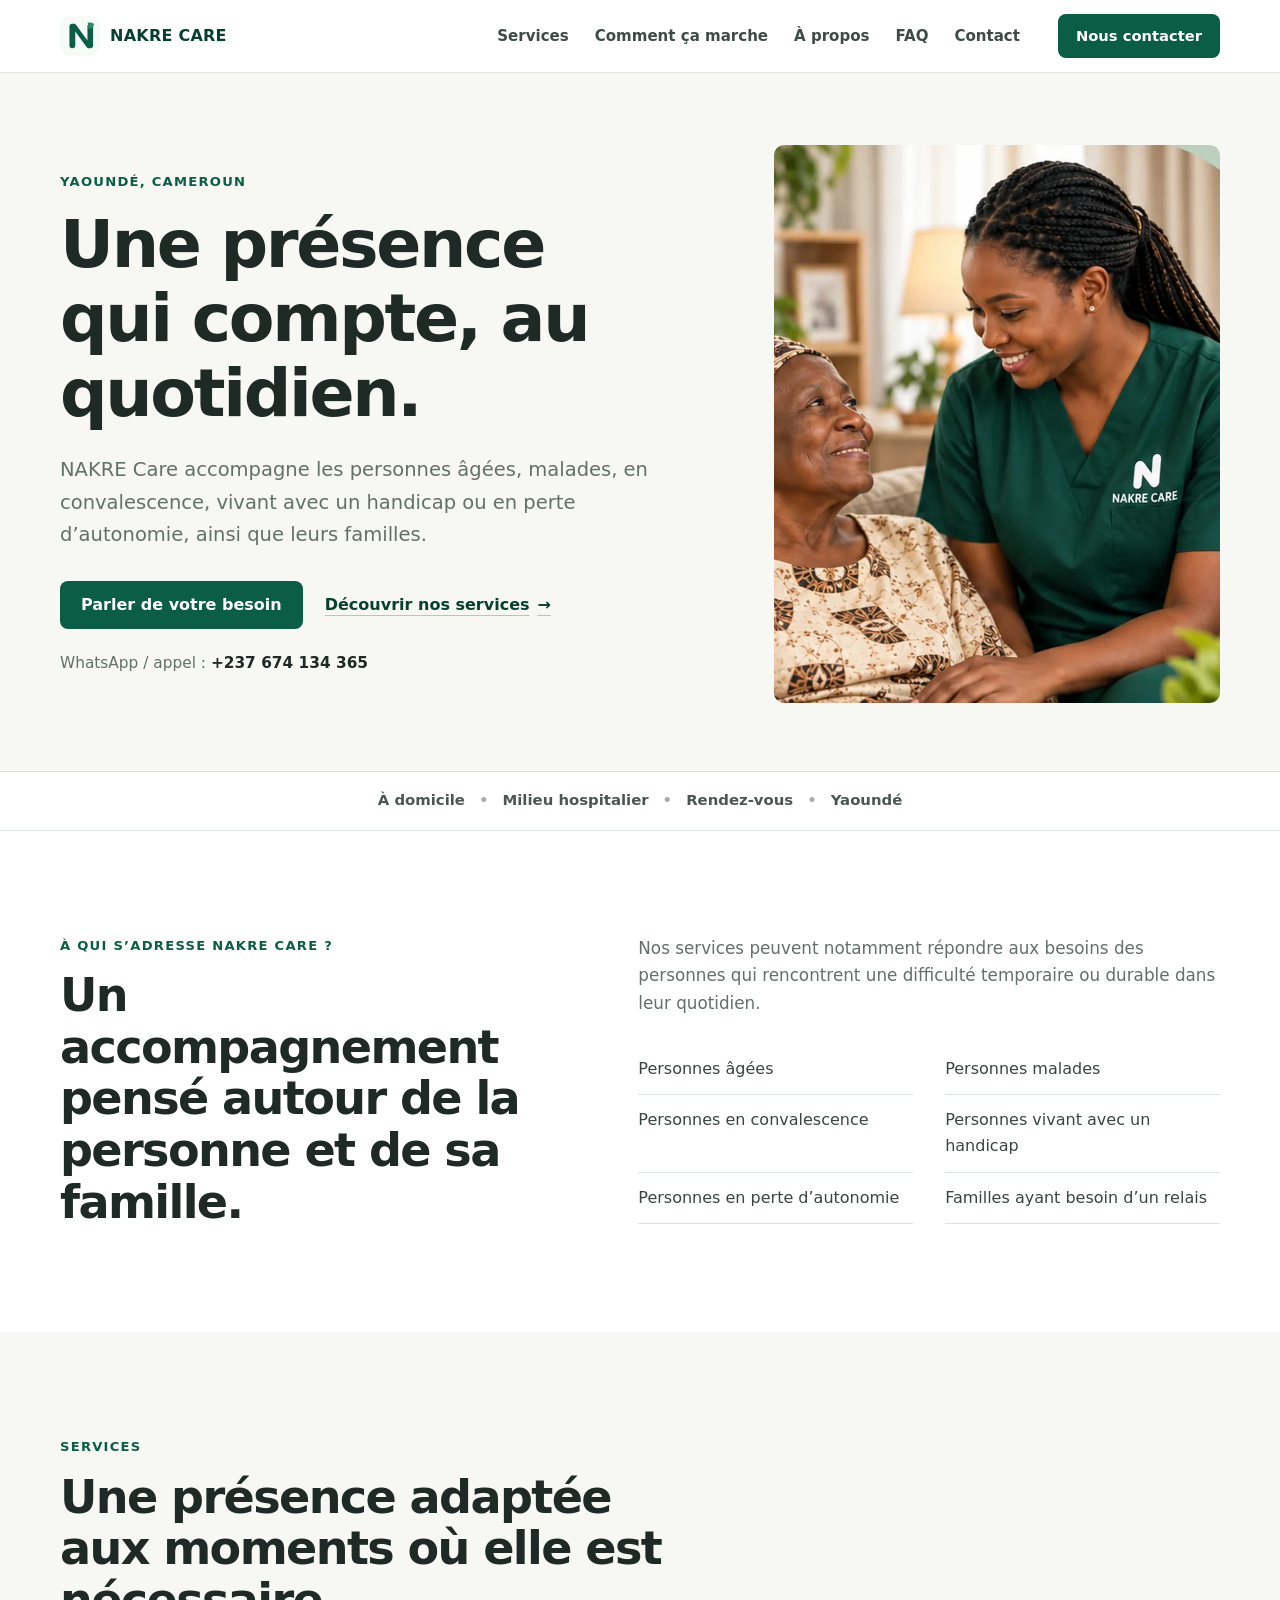
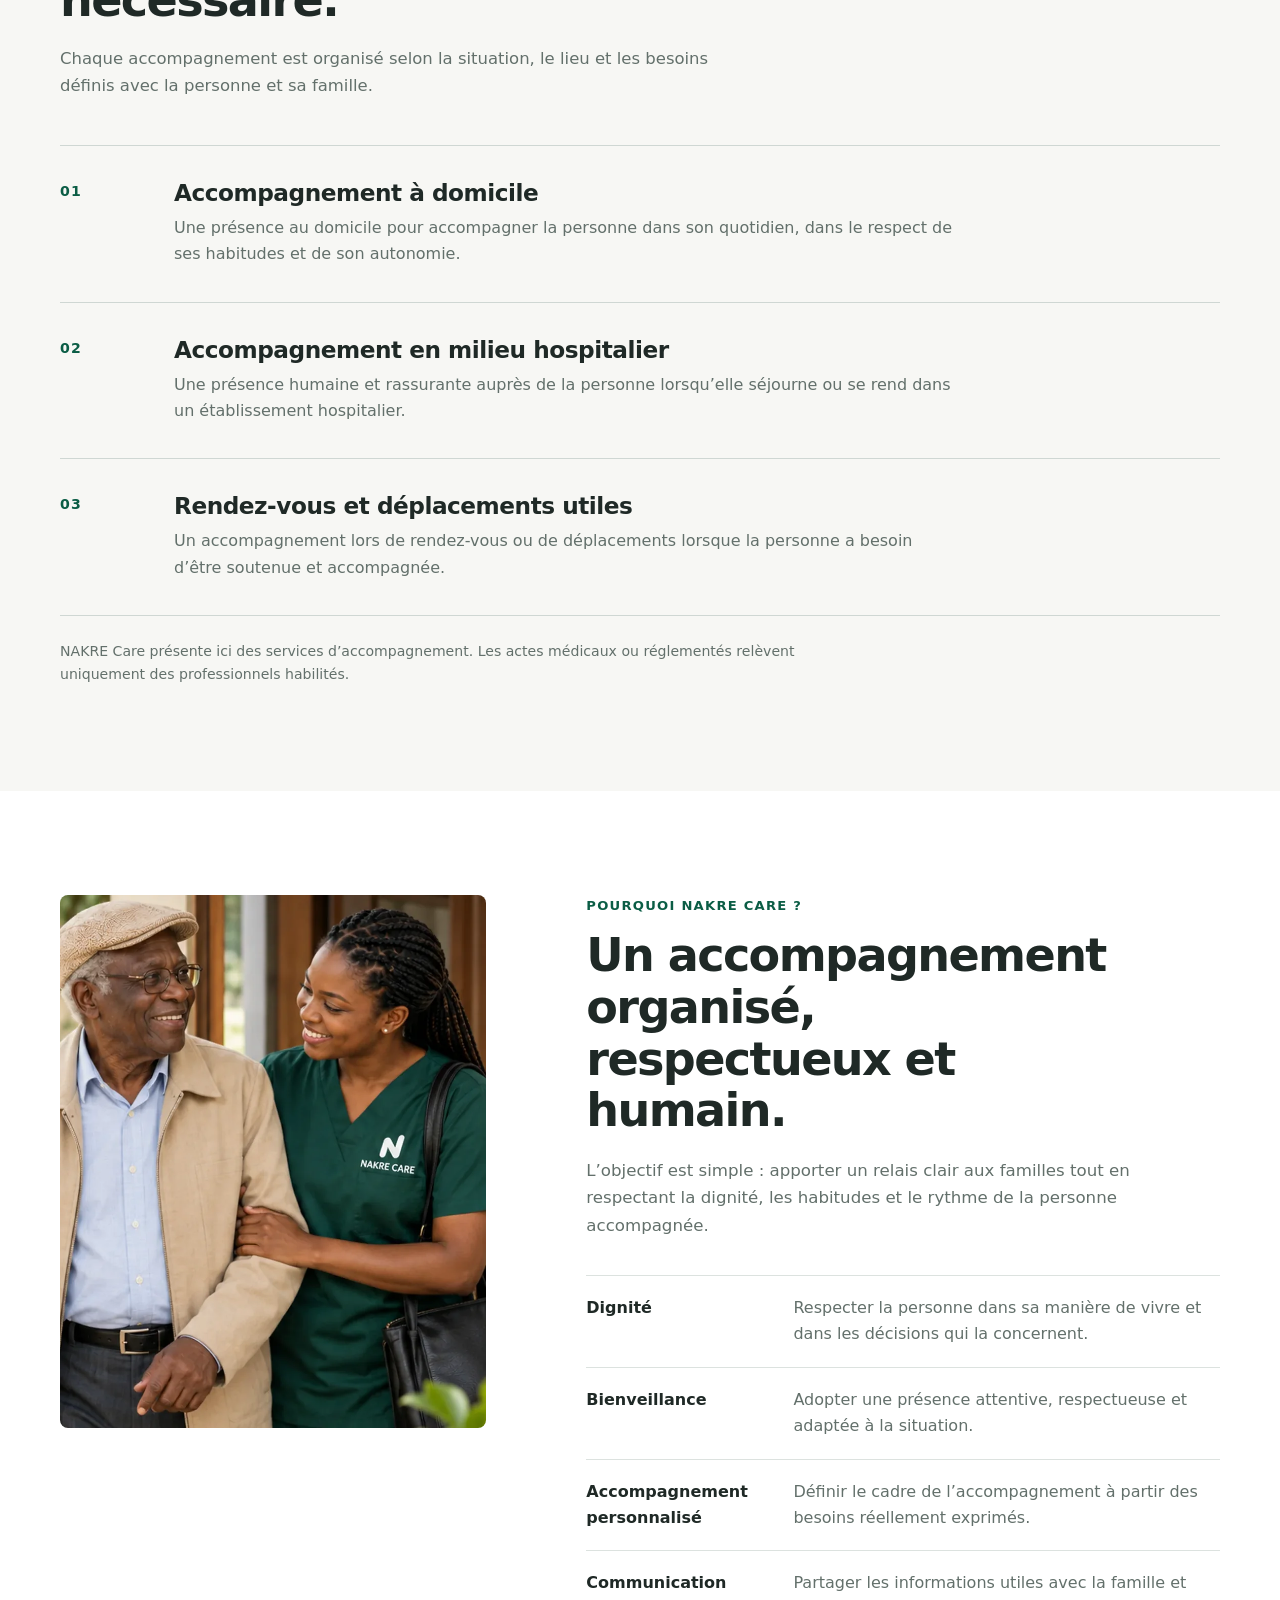
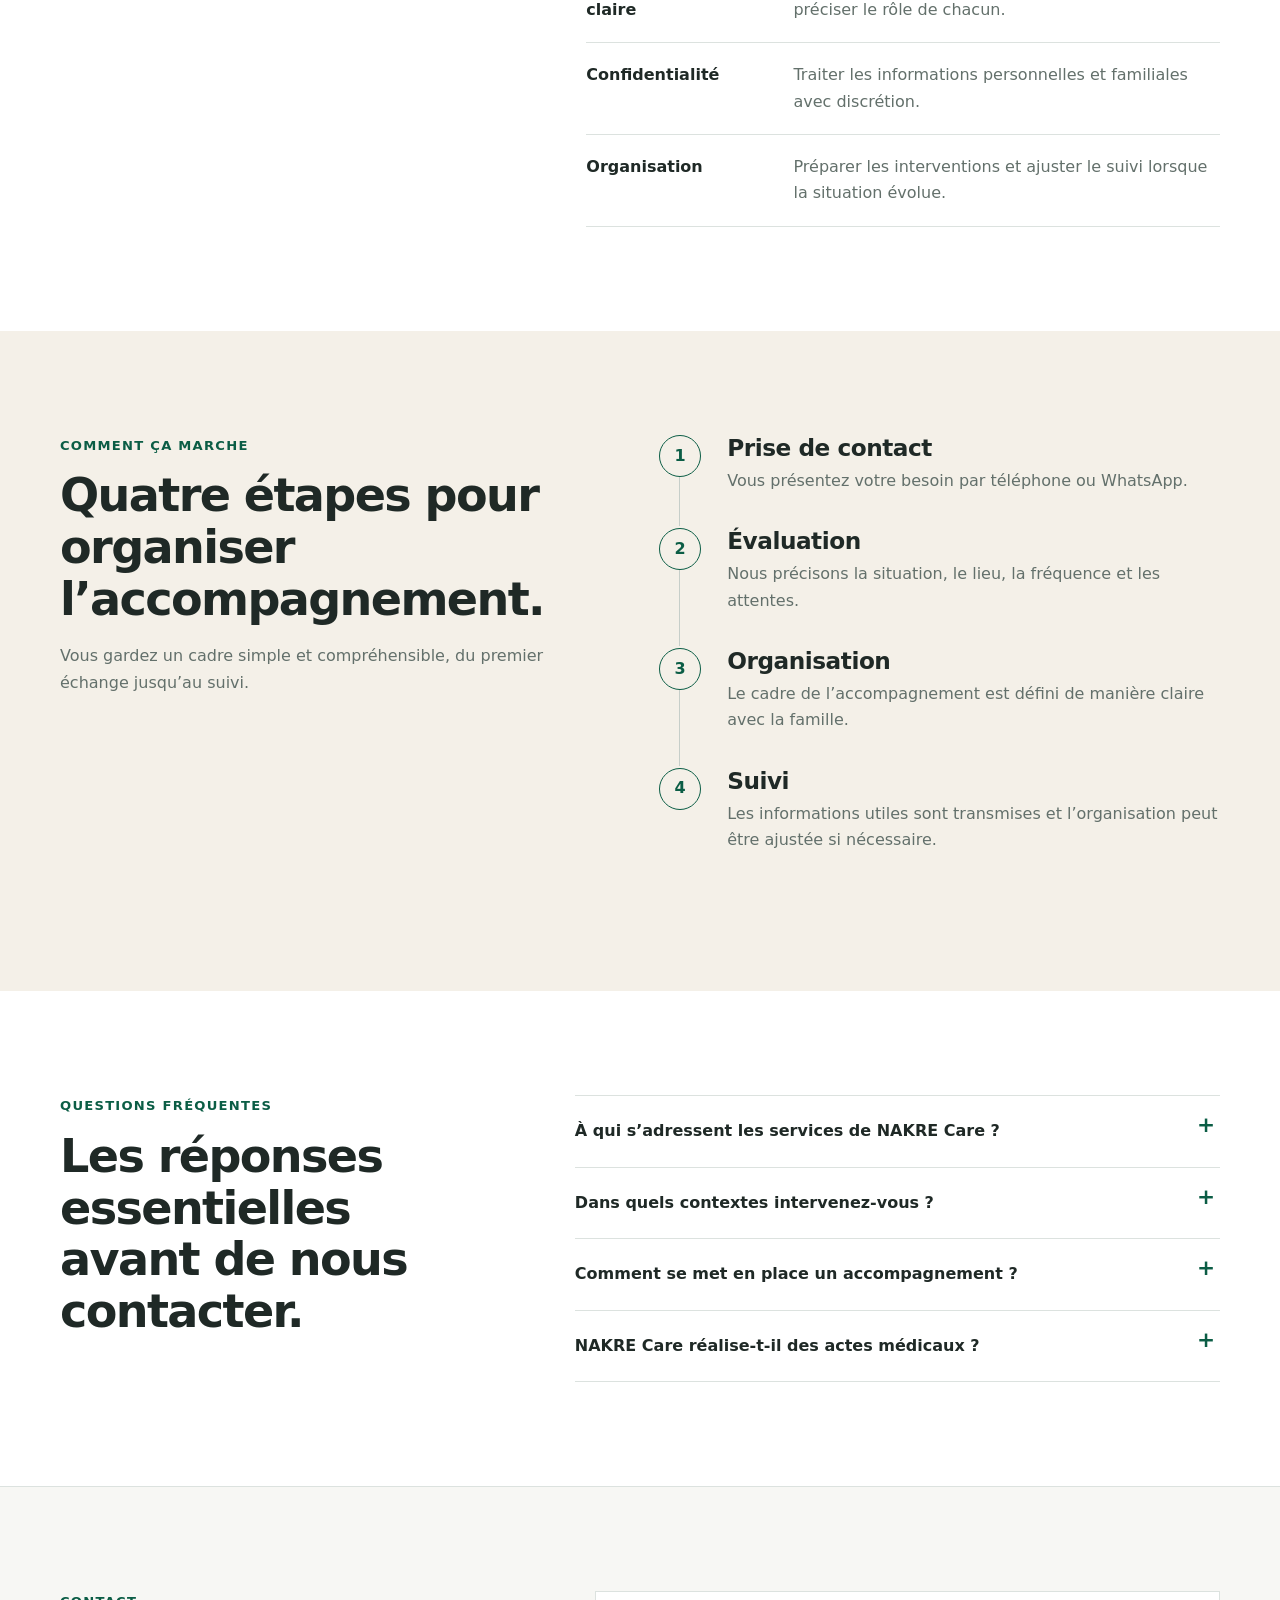
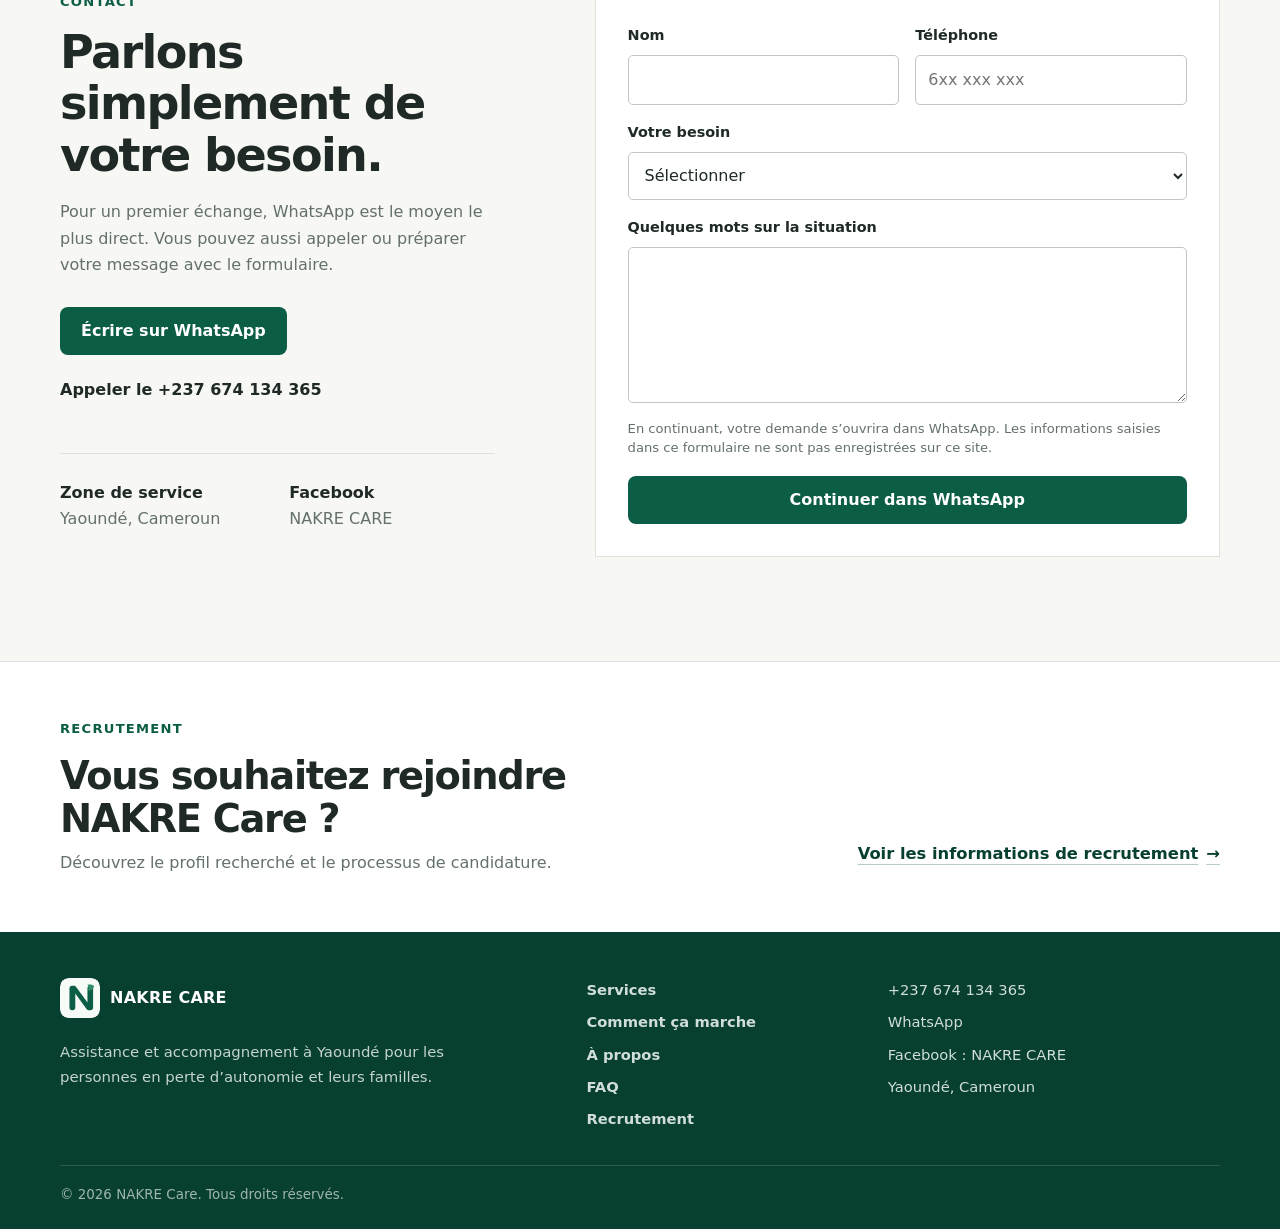
<file: index.html>
<!doctype html>
<html lang="fr">
<head>
  <meta charset="utf-8">
  <meta name="viewport" content="width=device-width, initial-scale=1, viewport-fit=cover">
  <title>NAKRE Care — Accompagnement à domicile, à l’hôpital et aux rendez-vous à Yaoundé</title>
  <meta name="description" content="NAKRE Care accompagne à Yaoundé les personnes âgées, malades, en convalescence, vivant avec un handicap ou en perte d’autonomie, à domicile, en milieu hospitalier et lors de rendez-vous.">
  <meta name="theme-color" content="#0b5d45">
  <meta name="color-scheme" content="light">
  <link rel="canonical" href="https://nakre-care.vercel.app/">
  <link rel="icon" href="assets/logo-nakre-care.svg" type="image/svg+xml">
  <link rel="preload" href="assets/hero-care-clean.webp" as="image" type="image/webp" fetchpriority="high">

  <meta property="og:type" content="website">
  <meta property="og:locale" content="fr_FR">
  <meta property="og:site_name" content="NAKRE Care">
  <meta property="og:title" content="NAKRE Care — Une présence qui compte">
  <meta property="og:description" content="Assistance et accompagnement à Yaoundé, à domicile, en milieu hospitalier et lors de rendez-vous.">
  <meta property="og:url" content="https://nakre-care.vercel.app/">
  <meta property="og:image" content="https://nakre-care.vercel.app/assets/og-nakre-care.jpg">
  <meta property="og:image:width" content="1200">
  <meta property="og:image:height" content="630">
  <meta property="og:image:alt" content="NAKRE Care — Une présence qui compte">
  <meta name="twitter:card" content="summary_large_image">

  <link rel="stylesheet" href="assets/styles.css">
  <script type="application/ld+json">
  {
    "@context": "https://schema.org",
    "@type": "Organization",
    "name": "NAKRE Care",
    "url": "https://nakre-care.vercel.app/",
    "logo": "https://nakre-care.vercel.app/assets/logo-nakre-care.svg",
    "telephone": "+237674134365",
    "areaServed": {
      "@type": "City",
      "name": "Yaoundé"
    },
    "description": "Assistance et accompagnement des personnes en perte d’autonomie et de leurs familles à Yaoundé."
  }
  </script>
</head>
<body>
  <a class="skip-link" href="#contenu">Aller au contenu</a>

  <header class="site-header" data-header>
    <div class="container header-inner">
      <a class="brand" href="#accueil" aria-label="NAKRE Care, accueil">
        <img src="assets/logo-nakre-care.svg" alt="" width="44" height="44">
        <span class="brand-name">NAKRE CARE</span>
      </a>

      <nav class="desktop-nav" aria-label="Navigation principale">
        <a href="#services">Services</a>
        <a href="#fonctionnement">Comment ça marche</a>
        <a href="#apropos">À propos</a>
        <a href="#faq">FAQ</a>
        <a href="#contact">Contact</a>
      </nav>

      <a class="button button-primary header-cta" href="#contact">Nous contacter</a>

      <button class="menu-toggle" type="button" aria-label="Ouvrir le menu" aria-controls="mobile-menu" aria-expanded="false" data-menu-toggle>
        <span></span><span></span><span></span>
      </button>
    </div>

    <div class="mobile-menu" id="mobile-menu" data-mobile-menu hidden>
      <nav class="container" aria-label="Navigation mobile">
        <a href="#services">Services</a>
        <a href="#fonctionnement">Comment ça marche</a>
        <a href="#apropos">À propos</a>
        <a href="#faq">FAQ</a>
        <a href="#contact">Contact</a>
        <a class="mobile-menu-cta" href="#contact">Nous contacter</a>
      </nav>
    </div>
  </header>

  <main id="contenu">
    <section class="hero" id="accueil" aria-labelledby="hero-title">
      <div class="container hero-layout">
        <div class="hero-copy">
          <p class="eyebrow">Yaoundé, Cameroun</p>
          <h1 id="hero-title">Une présence qui compte, au quotidien.</h1>
          <p class="hero-lead">NAKRE Care accompagne les personnes âgées, malades, en convalescence, vivant avec un handicap ou en perte d’autonomie, ainsi que leurs familles.</p>
          <div class="hero-actions">
            <a class="button button-primary" href="#contact">Parler de votre besoin</a>
            <a class="text-link" href="#services">Découvrir nos services <span aria-hidden="true">→</span></a>
          </div>
          <p class="hero-contact">WhatsApp / appel&nbsp;: <a href="tel:+237674134365">+237 674 134 365</a></p>
        </div>

        <figure class="hero-media">
          <img src="assets/hero-care-clean.webp" width="840" height="1050" alt="Une accompagnante NAKRE Care aux côtés d’une dame âgée" fetchpriority="high">
        </figure>
      </div>
    </section>

    <div class="context-strip" aria-label="Contextes d’accompagnement">
      <div class="container context-items">
        <span>À domicile</span>
        <span aria-hidden="true">•</span>
        <span>Milieu hospitalier</span>
        <span aria-hidden="true">•</span>
        <span>Rendez-vous</span>
        <span aria-hidden="true">•</span>
        <span>Yaoundé</span>
      </div>
    </div>

    <section class="section audience" aria-labelledby="audience-title">
      <div class="container two-column editorial-grid">
        <div>
          <p class="eyebrow">À qui s’adresse NAKRE Care&nbsp;?</p>
          <h2 id="audience-title">Un accompagnement pensé autour de la personne et de sa famille.</h2>
        </div>
        <div class="audience-copy">
          <p>Nos services peuvent notamment répondre aux besoins des personnes qui rencontrent une difficulté temporaire ou durable dans leur quotidien.</p>
          <ul class="plain-list columns-list">
            <li>Personnes âgées</li>
            <li>Personnes malades</li>
            <li>Personnes en convalescence</li>
            <li>Personnes vivant avec un handicap</li>
            <li>Personnes en perte d’autonomie</li>
            <li>Familles ayant besoin d’un relais</li>
          </ul>
        </div>
      </div>
    </section>

    <section class="section services" id="services" aria-labelledby="services-title">
      <div class="container">
        <div class="section-heading narrow-heading">
          <p class="eyebrow">Services</p>
          <h2 id="services-title">Une présence adaptée aux moments où elle est nécessaire.</h2>
          <p>Chaque accompagnement est organisé selon la situation, le lieu et les besoins définis avec la personne et sa famille.</p>
        </div>

        <div class="service-list">
          <article class="service-row">
            <div class="service-number" aria-hidden="true">01</div>
            <div>
              <h3>Accompagnement à domicile</h3>
              <p>Une présence au domicile pour accompagner la personne dans son quotidien, dans le respect de ses habitudes et de son autonomie.</p>
            </div>
          </article>
          <article class="service-row">
            <div class="service-number" aria-hidden="true">02</div>
            <div>
              <h3>Accompagnement en milieu hospitalier</h3>
              <p>Une présence humaine et rassurante auprès de la personne lorsqu’elle séjourne ou se rend dans un établissement hospitalier.</p>
            </div>
          </article>
          <article class="service-row">
            <div class="service-number" aria-hidden="true">03</div>
            <div>
              <h3>Rendez-vous et déplacements utiles</h3>
              <p>Un accompagnement lors de rendez-vous ou de déplacements lorsque la personne a besoin d’être soutenue et accompagnée.</p>
            </div>
          </article>
        </div>

        <p class="service-note">NAKRE Care présente ici des services d’accompagnement. Les actes médicaux ou réglementés relèvent uniquement des professionnels habilités.</p>
      </div>
    </section>

    <section class="section trust" id="apropos" aria-labelledby="trust-title">
      <div class="container trust-layout">
        <figure class="support-media">
          <img src="assets/daily-clean.webp" width="900" height="1100" loading="lazy" alt="Une accompagnante NAKRE Care soutenant un homme âgé lors d’un déplacement">
        </figure>

        <div class="trust-content">
          <p class="eyebrow">Pourquoi NAKRE Care&nbsp;?</p>
          <h2 id="trust-title">Un accompagnement organisé, respectueux et humain.</h2>
          <p class="intro">L’objectif est simple&nbsp;: apporter un relais clair aux familles tout en respectant la dignité, les habitudes et le rythme de la personne accompagnée.</p>

          <dl class="commitments">
            <div><dt>Dignité</dt><dd>Respecter la personne dans sa manière de vivre et dans les décisions qui la concernent.</dd></div>
            <div><dt>Bienveillance</dt><dd>Adopter une présence attentive, respectueuse et adaptée à la situation.</dd></div>
            <div><dt>Accompagnement personnalisé</dt><dd>Définir le cadre de l’accompagnement à partir des besoins réellement exprimés.</dd></div>
            <div><dt>Communication claire</dt><dd>Partager les informations utiles avec la famille et préciser le rôle de chacun.</dd></div>
            <div><dt>Confidentialité</dt><dd>Traiter les informations personnelles et familiales avec discrétion.</dd></div>
            <div><dt>Organisation</dt><dd>Préparer les interventions et ajuster le suivi lorsque la situation évolue.</dd></div>
          </dl>
        </div>
      </div>
    </section>

    <section class="section process" id="fonctionnement" aria-labelledby="process-title">
      <div class="container process-layout">
        <div class="process-heading">
          <p class="eyebrow">Comment ça marche</p>
          <h2 id="process-title">Quatre étapes pour organiser l’accompagnement.</h2>
          <p>Vous gardez un cadre simple et compréhensible, du premier échange jusqu’au suivi.</p>
        </div>

        <ol class="timeline">
          <li>
            <span class="timeline-number">1</span>
            <div><h3>Prise de contact</h3><p>Vous présentez votre besoin par téléphone ou WhatsApp.</p></div>
          </li>
          <li>
            <span class="timeline-number">2</span>
            <div><h3>Évaluation</h3><p>Nous précisons la situation, le lieu, la fréquence et les attentes.</p></div>
          </li>
          <li>
            <span class="timeline-number">3</span>
            <div><h3>Organisation</h3><p>Le cadre de l’accompagnement est défini de manière claire avec la famille.</p></div>
          </li>
          <li>
            <span class="timeline-number">4</span>
            <div><h3>Suivi</h3><p>Les informations utiles sont transmises et l’organisation peut être ajustée si nécessaire.</p></div>
          </li>
        </ol>
      </div>
    </section>

    <section class="section faq-section" id="faq" aria-labelledby="faq-title">
      <div class="container faq-layout">
        <div class="faq-heading">
          <p class="eyebrow">Questions fréquentes</p>
          <h2 id="faq-title">Les réponses essentielles avant de nous contacter.</h2>
        </div>

        <div class="faq-list">
          <details>
            <summary>À qui s’adressent les services de NAKRE Care&nbsp;?</summary>
            <p>Ils peuvent concerner les personnes âgées, malades, en convalescence, vivant avec un handicap ou en perte d’autonomie, ainsi que leurs familles.</p>
          </details>
          <details>
            <summary>Dans quels contextes intervenez-vous&nbsp;?</summary>
            <p>NAKRE Care propose un accompagnement à domicile, en milieu hospitalier et lors de rendez-vous ou déplacements utiles, selon l’organisation définie avec la famille.</p>
          </details>
          <details>
            <summary>Comment se met en place un accompagnement&nbsp;?</summary>
            <p>Le premier échange permet de préciser le besoin, puis d’organiser le cadre de l’intervention et le suivi.</p>
          </details>
          <details>
            <summary>NAKRE Care réalise-t-il des actes médicaux&nbsp;?</summary>
            <p>Les actes médicaux ou réglementés ne sont pas présentés comme des prestations de NAKRE Care et relèvent des professionnels habilités.</p>
          </details>
        </div>
      </div>
    </section>

    <section class="section contact-section" id="contact" aria-labelledby="contact-title">
      <div class="container contact-layout">
        <div class="contact-intro">
          <p class="eyebrow">Contact</p>
          <h2 id="contact-title">Parlons simplement de votre besoin.</h2>
          <p>Pour un premier échange, WhatsApp est le moyen le plus direct. Vous pouvez aussi appeler ou préparer votre message avec le formulaire.</p>

          <div class="contact-priority">
            <a class="button button-primary" href="https://wa.me/237674134365?text=Bonjour%20NAKRE%20Care%2C%20je%20souhaite%20vous%20pr%C3%A9senter%20mon%20besoin." target="_blank" rel="noopener noreferrer">Écrire sur WhatsApp</a>
            <a class="phone-link" href="tel:+237674134365">Appeler le +237 674 134 365</a>
          </div>

          <div class="contact-meta">
            <p><strong>Zone de service</strong><br>Yaoundé, Cameroun</p>
            <p><strong>Facebook</strong><br>NAKRE CARE</p>
          </div>
        </div>

        <form class="contact-form" id="contactForm" novalidate>
          <div class="form-row">
            <div class="field">
              <label for="name">Nom</label>
              <input id="name" name="name" type="text" autocomplete="name" required>
            </div>
            <div class="field">
              <label for="phone">Téléphone</label>
              <input id="phone" name="phone" type="tel" autocomplete="tel" inputmode="tel" placeholder="6xx xxx xxx" required>
            </div>
          </div>

          <div class="field">
            <label for="need">Votre besoin</label>
            <select id="need" name="need" required>
              <option value="">Sélectionner</option>
              <option>Accompagnement à domicile</option>
              <option>Accompagnement en milieu hospitalier</option>
              <option>Rendez-vous ou déplacement utile</option>
              <option>Je souhaite d’abord me renseigner</option>
            </select>
          </div>

          <div class="field">
            <label for="message">Quelques mots sur la situation</label>
            <textarea id="message" name="message" rows="5" required></textarea>
          </div>

          <p class="form-help">En continuant, votre demande s’ouvrira dans WhatsApp. Les informations saisies dans ce formulaire ne sont pas enregistrées sur ce site.</p>
          <p class="form-error" role="alert" data-form-error hidden>Merci de compléter les champs obligatoires avant de continuer.</p>
          <button class="button button-primary" type="submit">Continuer dans WhatsApp</button>
        </form>
      </div>
    </section>

    <section class="recruitment-brief" id="recrutement" aria-labelledby="recruit-title">
      <div class="container recruitment-inner">
        <div>
          <p class="eyebrow">Recrutement</p>
          <h2 id="recruit-title">Vous souhaitez rejoindre NAKRE Care&nbsp;?</h2>
          <p>Découvrez le profil recherché et le processus de candidature.</p>
        </div>
        <a class="text-link strong-link" href="recrutement/">Voir les informations de recrutement <span aria-hidden="true">→</span></a>
      </div>
    </section>
  </main>

  <footer class="site-footer" data-footer>
    <div class="container footer-grid">
      <div class="footer-brand">
        <a class="brand brand-footer" href="#accueil" aria-label="NAKRE Care, retour en haut">
          <img src="assets/logo-nakre-care.svg" alt="" width="40" height="40" loading="lazy">
          <span class="brand-name">NAKRE CARE</span>
        </a>
        <p>Assistance et accompagnement à Yaoundé pour les personnes en perte d’autonomie et leurs familles.</p>
      </div>
      <nav class="footer-nav" aria-label="Navigation de pied de page">
        <a href="#services">Services</a>
        <a href="#fonctionnement">Comment ça marche</a>
        <a href="#apropos">À propos</a>
        <a href="#faq">FAQ</a>
        <a href="recrutement/">Recrutement</a>
      </nav>
      <div class="footer-contact">
        <a href="tel:+237674134365">+237 674 134 365</a>
        <a href="https://wa.me/237674134365" target="_blank" rel="noopener noreferrer">WhatsApp</a>
        <span>Facebook&nbsp;: NAKRE CARE</span>
        <span>Yaoundé, Cameroun</span>
      </div>
    </div>
    <div class="container footer-bottom">© <span id="year"></span> NAKRE Care. Tous droits réservés.</div>
  </footer>

  <a class="whatsapp-float" data-whatsapp-float href="https://wa.me/237674134365?text=Bonjour%20NAKRE%20Care" target="_blank" rel="noopener noreferrer" aria-label="Contacter NAKRE Care sur WhatsApp">
    <span aria-hidden="true">WA</span>
  </a>

  <script src="assets/site.js" defer></script>
</body>
</html>
</file>
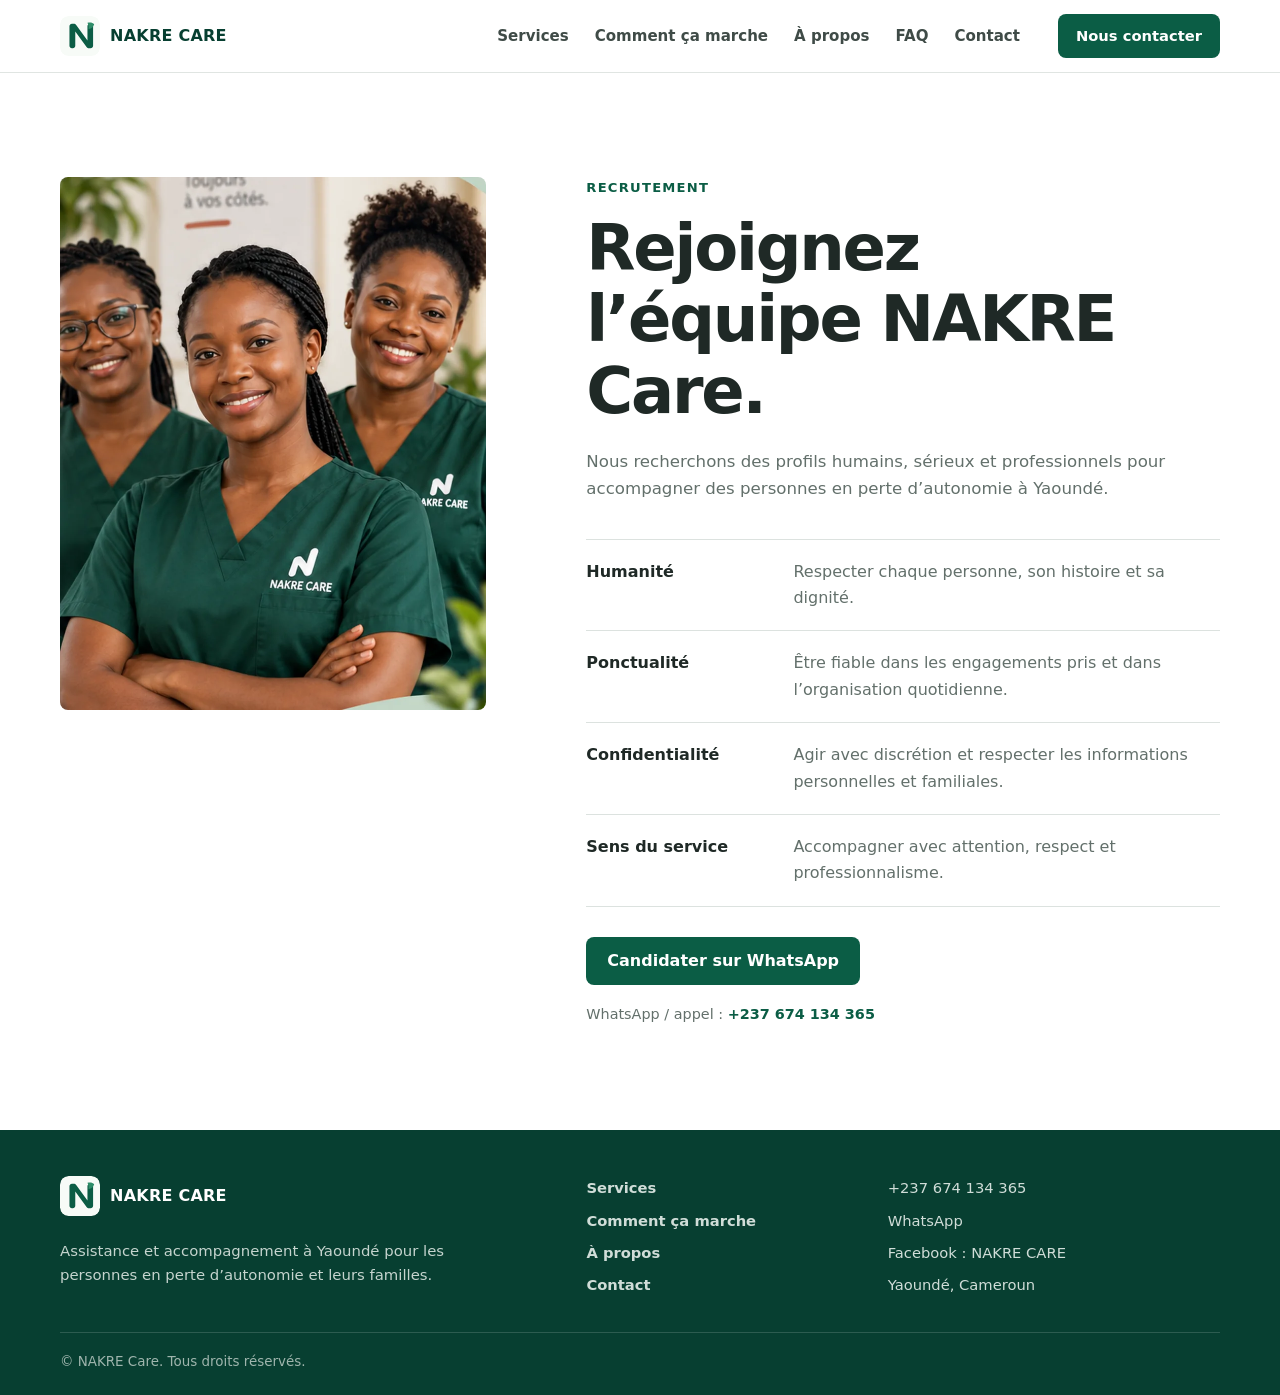
<file: recrutement/index.html>
<!doctype html>
<html lang="fr">
<head>
  <meta charset="utf-8">
  <meta name="viewport" content="width=device-width, initial-scale=1, viewport-fit=cover">
  <title>Recrutement — NAKRE Care</title>
  <meta name="description" content="Informations de recrutement NAKRE Care à Yaoundé.">
  <meta name="theme-color" content="#0b5d45">
  <link rel="canonical" href="https://nakre-care.vercel.app/recrutement/">
  <link rel="icon" href="../assets/logo-nakre-care.svg" type="image/svg+xml">
  <link rel="stylesheet" href="../assets/styles.css">
</head>
<body>
  <a class="skip-link" href="#contenu">Aller au contenu</a>
  <header class="site-header">
    <div class="container header-inner">
      <a class="brand" href="../" aria-label="NAKRE Care, accueil">
        <img src="../assets/logo-nakre-care.svg" alt="" width="44" height="44">
        <span class="brand-name">NAKRE CARE</span>
      </a>
      <nav class="desktop-nav" aria-label="Navigation principale">
        <a href="../#services">Services</a>
        <a href="../#fonctionnement">Comment ça marche</a>
        <a href="../#apropos">À propos</a>
        <a href="../#faq">FAQ</a>
        <a href="../#contact">Contact</a>
      </nav>
      <a class="button button-primary header-cta" href="../#contact">Nous contacter</a>
    </div>
  </header>

  <main id="contenu">
    <section class="section">
      <div class="container trust-layout">
        <figure class="support-media">
          <img src="../assets/team-clean.webp" width="900" height="1100" alt="Membres de l’équipe NAKRE Care" fetchpriority="high">
        </figure>
        <div class="trust-content">
          <p class="eyebrow">Recrutement</p>
          <h1 style="font-size:clamp(2.5rem,5vw,4.2rem);max-width:12ch">Rejoignez l’équipe NAKRE Care.</h1>
          <p class="intro">Nous recherchons des profils humains, sérieux et professionnels pour accompagner des personnes en perte d’autonomie à Yaoundé.</p>
          <dl class="commitments">
            <div><dt>Humanité</dt><dd>Respecter chaque personne, son histoire et sa dignité.</dd></div>
            <div><dt>Ponctualité</dt><dd>Être fiable dans les engagements pris et dans l’organisation quotidienne.</dd></div>
            <div><dt>Confidentialité</dt><dd>Agir avec discrétion et respecter les informations personnelles et familiales.</dd></div>
            <div><dt>Sens du service</dt><dd>Accompagner avec attention, respect et professionnalisme.</dd></div>
          </dl>
          <div style="margin-top:30px">
            <a class="button button-primary" href="https://wa.me/237674134365?text=Bonjour%20NAKRE%20Care%2C%20je%20souhaite%20candidater%20pour%20rejoindre%20votre%20%C3%A9quipe." target="_blank" rel="noopener noreferrer">Candidater sur WhatsApp</a>
          </div>
          <p style="margin-top:18px;font-size:.9rem">WhatsApp / appel&nbsp;: <a href="tel:+237674134365" style="color:var(--brand);font-weight:700">+237 674 134 365</a></p>
        </div>
      </div>
    </section>
  </main>

  <footer class="site-footer">
    <div class="container footer-grid">
      <div class="footer-brand">
        <a class="brand brand-footer" href="../"><img src="../assets/logo-nakre-care.svg" alt="" width="40" height="40"><span class="brand-name">NAKRE CARE</span></a>
        <p>Assistance et accompagnement à Yaoundé pour les personnes en perte d’autonomie et leurs familles.</p>
      </div>
      <nav class="footer-nav" aria-label="Navigation de pied de page">
        <a href="../#services">Services</a><a href="../#fonctionnement">Comment ça marche</a><a href="../#apropos">À propos</a><a href="../#contact">Contact</a>
      </nav>
      <div class="footer-contact"><a href="tel:+237674134365">+237 674 134 365</a><a href="https://wa.me/237674134365" target="_blank" rel="noopener noreferrer">WhatsApp</a><span>Facebook&nbsp;: NAKRE CARE</span><span>Yaoundé, Cameroun</span></div>
    </div>
    <div class="container footer-bottom">© NAKRE Care. Tous droits réservés.</div>
  </footer>
</body>
</html>
</file>
<file: assets/styles.css>
:root {
  --brand: #0b5d45;
  --brand-deep: #073f31;
  --brand-soft: #dfece7;
  --accent: #b95f39;
  --ink: #1f2926;
  --muted: #63706b;
  --line: #dce2df;
  --surface: #ffffff;
  --surface-soft: #f7f7f4;
  --surface-warm: #f4f0e8;
  --focus: #146aef;
  --container: 1160px;
  --header-height: 72px;
  --space-1: .5rem;
  --space-2: .75rem;
  --space-3: 1rem;
  --space-4: 1.5rem;
  --space-5: 2rem;
  --space-6: 3rem;
  --space-7: 4.5rem;
  --space-8: 6.5rem;
}

* { box-sizing: border-box; }
html { scroll-behavior: smooth; scroll-padding-top: calc(var(--header-height) + 18px); }
body {
  margin: 0;
  min-width: 320px;
  overflow-x: clip;
  font-family: Inter, ui-sans-serif, system-ui, -apple-system, BlinkMacSystemFont, "Segoe UI", sans-serif;
  color: var(--ink);
  background: var(--surface);
  line-height: 1.65;
  -webkit-font-smoothing: antialiased;
}
body.menu-open { overflow: hidden; }
img { display: block; max-width: 100%; height: auto; }
a { color: inherit; text-decoration: none; }
button, input, select, textarea { font: inherit; }
button, a, input, select, textarea { -webkit-tap-highlight-color: transparent; }

.skip-link {
  position: fixed;
  left: 12px;
  top: 10px;
  z-index: 1000;
  transform: translateY(-160%);
  padding: 10px 14px;
  background: var(--ink);
  color: #fff;
}
.skip-link:focus { transform: translateY(0); }

:focus-visible { outline: 3px solid var(--focus); outline-offset: 3px; }

.container { width: min(var(--container), calc(100% - 40px)); margin-inline: auto; }
.section { padding: var(--space-8) 0; }

h1, h2, h3 { margin: 0; color: var(--ink); line-height: 1.12; letter-spacing: -.035em; }
h1 { font-size: clamp(2.7rem, 5.2vw, 4.75rem); max-width: 12ch; }
h2 { font-size: clamp(2rem, 3.6vw, 3.15rem); max-width: 17ch; }
h3 { font-size: clamp(1.15rem, 2vw, 1.45rem); letter-spacing: -.02em; }
p { margin: 0; color: var(--muted); }

.eyebrow {
  margin-bottom: 14px;
  color: var(--brand);
  font-size: .82rem;
  font-weight: 800;
  letter-spacing: .095em;
  text-transform: uppercase;
}

.button {
  display: inline-flex;
  min-height: 48px;
  align-items: center;
  justify-content: center;
  padding: 12px 20px;
  border: 1px solid transparent;
  border-radius: 8px;
  font-weight: 750;
  line-height: 1.2;
  transition: background-color .18s ease, border-color .18s ease, color .18s ease;
}
.button-primary { background: var(--brand); color: #fff; }
.button-primary:hover { background: var(--brand-deep); }
.text-link {
  display: inline-flex;
  align-items: center;
  gap: 8px;
  min-height: 44px;
  color: var(--brand-deep);
  font-weight: 700;
  text-decoration: underline;
  text-decoration-color: color-mix(in srgb, var(--brand) 30%, transparent);
  text-underline-offset: 5px;
  text-decoration-thickness: 1px;
}
.text-link:hover { text-decoration-color: var(--brand); }
.strong-link { font-size: 1.02rem; }

.site-header {
  position: sticky;
  top: 0;
  z-index: 200;
  background: rgba(255,255,255,.97);
  border-bottom: 1px solid rgba(220,226,223,.88);
}
.header-inner {
  min-height: var(--header-height);
  display: flex;
  align-items: center;
  gap: 30px;
}
.brand { display: inline-flex; align-items: center; gap: 10px; flex: 0 0 auto; }
.brand img { width: 40px; height: 40px; border-radius: 8px; }
.brand-name { color: var(--brand-deep); font-weight: 850; letter-spacing: .015em; }
.desktop-nav { margin-left: auto; display: flex; align-items: center; gap: 26px; }
.desktop-nav a, .footer-nav a { color: #3f4b47; font-size: .94rem; font-weight: 650; }
.desktop-nav a:hover, .footer-nav a:hover { color: var(--brand); }
.header-cta { margin-left: 8px; min-height: 44px; padding-inline: 17px; font-size: .92rem; }
.menu-toggle {
  display: none;
  width: 44px;
  height: 44px;
  margin-left: auto;
  border: 0;
  background: transparent;
  align-items: center;
  justify-content: center;
  flex-direction: column;
  gap: 5px;
  cursor: pointer;
}
.menu-toggle span { width: 23px; height: 2px; background: var(--ink); transition: transform .18s ease, opacity .18s ease; }
.menu-toggle[aria-expanded="true"] span:nth-child(1) { transform: translateY(7px) rotate(45deg); }
.menu-toggle[aria-expanded="true"] span:nth-child(2) { opacity: 0; }
.menu-toggle[aria-expanded="true"] span:nth-child(3) { transform: translateY(-7px) rotate(-45deg); }
.mobile-menu { border-top: 1px solid var(--line); background: #fff; }
.mobile-menu[hidden] { display: none; }
.mobile-menu nav { display: grid; padding-top: 14px; padding-bottom: 22px; }
.mobile-menu a { min-height: 46px; display: flex; align-items: center; border-bottom: 1px solid #eef1ef; font-weight: 650; }
.mobile-menu-cta { margin-top: 12px; color: var(--brand); border-bottom: 0 !important; }

.hero { padding: 72px 0 68px; background: var(--surface-soft); }
.hero-layout { display: grid; grid-template-columns: minmax(0, 1.05fr) minmax(360px, .75fr); gap: clamp(46px, 7vw, 92px); align-items: center; }
.hero-copy { padding-block: 20px; }
.hero-lead { max-width: 650px; margin-top: 24px; font-size: clamp(1.05rem, 1.6vw, 1.22rem); }
.hero-actions { display: flex; align-items: center; gap: 22px; margin-top: 30px; }
.hero-contact { margin-top: 22px; font-size: .96rem; }
.hero-contact a { color: var(--ink); font-weight: 700; }
.hero-contact a:hover { color: var(--brand); }
.hero-media { margin: 0; justify-self: end; width: min(100%, 470px); }
.hero-media img { width: 100%; aspect-ratio: 4 / 5; object-fit: cover; object-position: 57% center; border-radius: 10px; }

.context-strip { border-top: 1px solid var(--line); border-bottom: 1px solid var(--line); background: #fff; }
.context-items { min-height: 58px; display: flex; flex-wrap: wrap; align-items: center; justify-content: center; gap: 12px 14px; color: #4a5752; font-size: .93rem; font-weight: 650; }
.context-items span[aria-hidden="true"] { color: #a5aea9; }

.two-column { display: grid; grid-template-columns: .9fr 1.1fr; gap: clamp(42px, 8vw, 110px); align-items: start; }
.editorial-grid h2 { max-width: 15ch; }
.audience-copy > p { max-width: 630px; font-size: 1.05rem; }
.plain-list { margin: 26px 0 0; padding: 0; list-style: none; }
.columns-list { display: grid; grid-template-columns: 1fr 1fr; column-gap: 32px; }
.columns-list li { padding: 12px 0; border-bottom: 1px solid var(--line); color: #394640; }

.services { background: var(--surface-soft); }
.section-heading { margin-bottom: 46px; }
.section-heading > p:last-child { max-width: 650px; margin-top: 18px; font-size: 1.03rem; }
.narrow-heading h2 { max-width: 19ch; }
.service-list { border-top: 1px solid #cfd7d3; }
.service-row { display: grid; grid-template-columns: 90px minmax(0, 1fr); gap: 24px; padding: 34px 0; border-bottom: 1px solid #cfd7d3; }
.service-number { color: var(--brand); font-size: .88rem; font-weight: 800; letter-spacing: .08em; }
.service-row p { max-width: 780px; margin-top: 9px; }
.service-note { max-width: 760px; margin-top: 24px; font-size: .88rem; }

.trust-layout { display: grid; grid-template-columns: minmax(320px, .74fr) minmax(0, 1.1fr); gap: clamp(48px, 8vw, 100px); align-items: start; }
.support-media { margin: 0; position: sticky; top: calc(var(--header-height) + 28px); }
.support-media img { width: 100%; max-height: 670px; object-fit: cover; object-position: 57% center; border-radius: 8px; }
.trust-content .intro { max-width: 650px; margin-top: 20px; font-size: 1.04rem; }
.commitments { margin: 36px 0 0; }
.commitments > div { display: grid; grid-template-columns: minmax(150px, .42fr) 1fr; gap: 28px; padding: 19px 0; border-top: 1px solid var(--line); }
.commitments > div:last-child { border-bottom: 1px solid var(--line); }
.commitments dt { color: var(--ink); font-weight: 800; }
.commitments dd { margin: 0; color: var(--muted); }

.process { background: var(--surface-warm); }
.process-layout { display: grid; grid-template-columns: .72fr 1.28fr; gap: clamp(56px, 9vw, 120px); align-items: start; }
.process-heading { position: sticky; top: calc(var(--header-height) + 30px); }
.process-heading p:last-child { max-width: 500px; margin-top: 18px; }
.timeline { margin: 0; padding: 0; list-style: none; counter-reset: item; }
.timeline li { position: relative; display: grid; grid-template-columns: 46px 1fr; gap: 22px; padding: 0 0 34px; }
.timeline li:not(:last-child)::after { content: ""; position: absolute; left: 20px; top: 42px; bottom: 2px; width: 1px; background: #c6cec9; }
.timeline-number { width: 42px; height: 42px; border: 1px solid var(--brand); border-radius: 50%; display: grid; place-items: center; color: var(--brand); background: var(--surface-warm); font-weight: 800; z-index: 1; }
.timeline p { margin-top: 7px; max-width: 620px; }

.faq-layout { display: grid; grid-template-columns: .78fr 1.22fr; gap: clamp(48px, 8vw, 110px); align-items: start; }
.faq-heading { position: sticky; top: calc(var(--header-height) + 30px); }
.faq-list { border-top: 1px solid var(--line); }
details { border-bottom: 1px solid var(--line); }
summary { list-style: none; cursor: pointer; padding: 22px 42px 22px 0; font-weight: 750; position: relative; color: var(--ink); }
summary::-webkit-details-marker { display: none; }
summary::after { content: "+"; position: absolute; right: 5px; top: 18px; font-size: 1.35rem; line-height: 1; color: var(--brand); }
details[open] summary::after { content: "−"; }
details p { max-width: 720px; padding: 0 42px 24px 0; }

.contact-section { background: var(--surface-soft); border-top: 1px solid var(--line); }
.contact-layout { display: grid; grid-template-columns: .82fr 1.18fr; gap: clamp(48px, 8vw, 100px); align-items: start; }
.contact-intro > p:nth-of-type(2) { max-width: 560px; margin-top: 18px; }
.contact-priority { display: flex; flex-direction: column; align-items: flex-start; gap: 14px; margin-top: 28px; }
.phone-link { min-height: 44px; display: inline-flex; align-items: center; color: var(--ink); font-weight: 700; }
.phone-link:hover { color: var(--brand); }
.contact-meta { display: grid; grid-template-columns: 1fr 1fr; gap: 24px; margin-top: 40px; padding-top: 26px; border-top: 1px solid var(--line); }
.contact-meta strong { color: var(--ink); }
.contact-form { background: #fff; border: 1px solid var(--line); padding: 32px; }
.form-row { display: grid; grid-template-columns: 1fr 1fr; gap: 16px; }
.field { display: grid; gap: 7px; margin-bottom: 16px; }
label { color: var(--ink); font-size: .9rem; font-weight: 750; }
input, select, textarea { width: 100%; min-height: 48px; border: 1px solid #bfc8c3; border-radius: 5px; background: #fff; color: var(--ink); padding: 11px 12px; }
textarea { min-height: 126px; resize: vertical; }
input:focus, select:focus, textarea:focus { outline: 3px solid color-mix(in srgb, var(--focus) 22%, transparent); border-color: var(--focus); }
.form-help { margin: 3px 0 18px; font-size: .82rem; line-height: 1.5; }
.form-error { margin: -4px 0 16px; color: #a32621; font-size: .88rem; font-weight: 650; }
.contact-form .button { width: 100%; }

.recruitment-brief { padding: 56px 0; border-top: 1px solid var(--line); background: #fff; }
.recruitment-inner { display: flex; align-items: end; justify-content: space-between; gap: 40px; }
.recruitment-inner h2 { font-size: clamp(1.7rem, 3vw, 2.5rem); max-width: 20ch; }
.recruitment-inner p:last-child { margin-top: 10px; }

.site-footer { padding: 46px 0 22px; background: var(--brand-deep); color: #fff; }
.footer-grid { display: grid; grid-template-columns: 1.35fr .72fr .93fr; gap: 44px; }
.brand-footer .brand-name { color: #fff; }
.footer-brand p { max-width: 420px; margin-top: 14px; color: #c5d4ce; font-size: .93rem; }
.footer-nav, .footer-contact { display: grid; align-content: start; gap: 8px; }
.footer-nav a, .footer-contact a, .footer-contact span { color: #d0ddd8; font-size: .92rem; }
.footer-nav a:hover, .footer-contact a:hover { color: #fff; }
.footer-bottom { margin-top: 34px; padding-top: 18px; border-top: 1px solid rgba(255,255,255,.15); color: #9fb5ad; font-size: .84rem; }

.whatsapp-float {
  position: fixed;
  right: 18px;
  bottom: calc(18px + env(safe-area-inset-bottom, 0px));
  z-index: 120;
  width: 54px;
  height: 54px;
  border-radius: 50%;
  display: grid;
  place-items: center;
  background: #1f8f59;
  color: #fff;
  font-size: .76rem;
  font-weight: 850;
  box-shadow: 0 8px 22px rgba(17, 50, 38, .18);
  opacity: 0;
  visibility: hidden;
  transform: translateY(8px);
  transition: opacity .2s ease, transform .2s ease, visibility .2s ease;
}
.whatsapp-float.is-visible { opacity: 1; visibility: visible; transform: translateY(0); }

@media (max-width: 980px) {
  :root { --space-8: 5.2rem; }
  .desktop-nav, .header-cta { display: none; }
  .menu-toggle { display: flex; }
  .hero-layout { grid-template-columns: 1fr .72fr; gap: 44px; }
  .two-column, .trust-layout, .process-layout, .faq-layout, .contact-layout { grid-template-columns: 1fr; gap: 44px; }
  .support-media, .process-heading, .faq-heading { position: static; }
  .support-media { max-width: 620px; }
  .support-media img { max-height: 520px; }
  .footer-grid { grid-template-columns: 1.2fr .8fr; }
  .footer-contact { grid-column: 1 / -1; grid-template-columns: repeat(4, minmax(0, 1fr)); padding-top: 18px; border-top: 1px solid rgba(255,255,255,.12); }
}

@media (max-width: 760px) {
  :root { --header-height: 66px; --space-8: 4.25rem; }
  .container { width: min(var(--container), calc(100% - 32px)); }
  .header-inner { min-height: var(--header-height); }
  .brand img { width: 36px; height: 36px; }
  .brand-name { font-size: .94rem; }
  .hero { padding: 46px 0 52px; }
  .hero-layout { grid-template-columns: 1fr; gap: 36px; }
  .hero-copy { padding: 0; }
  h1 { max-width: 14ch; font-size: clamp(2.35rem, 11vw, 3.4rem); }
  h2 { font-size: clamp(1.8rem, 8vw, 2.5rem); }
  .hero-lead { margin-top: 18px; font-size: 1.03rem; }
  .hero-actions { align-items: flex-start; flex-direction: column; gap: 11px; margin-top: 24px; }
  .hero-media { justify-self: stretch; width: 100%; }
  .hero-media img { max-height: 580px; object-position: 58% center; }
  .context-items { justify-content: flex-start; min-height: auto; padding-top: 16px; padding-bottom: 16px; }
  .columns-list { grid-template-columns: 1fr; }
  .service-row { grid-template-columns: 48px 1fr; gap: 14px; padding: 26px 0; }
  .commitments > div { grid-template-columns: 1fr; gap: 6px; }
  .contact-meta { grid-template-columns: 1fr; gap: 16px; }
  .form-row { grid-template-columns: 1fr; gap: 0; }
  .contact-form { padding: 24px 20px; }
  .recruitment-inner { align-items: flex-start; flex-direction: column; gap: 18px; }
  .footer-grid { grid-template-columns: 1fr; gap: 28px; }
  .footer-contact { grid-column: auto; grid-template-columns: 1fr; padding-top: 18px; }
  .whatsapp-float { width: 54px; height: 54px; right: 16px; bottom: calc(18px + env(safe-area-inset-bottom, 0px)); }
}

@media (max-width: 380px) {
  .container { width: min(var(--container), calc(100% - 24px)); }
  .brand-name { font-size: .86rem; }
  h1 { font-size: 2.25rem; }
  .button { width: 100%; }
  .hero-actions .text-link { width: auto; }
  .context-items { font-size: .87rem; gap: 8px 10px; }
  .service-row { grid-template-columns: 1fr; }
}

@media (orientation: landscape) and (max-height: 520px) and (max-width: 900px) {
  .mobile-menu nav { max-height: calc(100vh - var(--header-height)); overflow-y: auto; }
  .whatsapp-float { bottom: calc(12px + env(safe-area-inset-bottom, 0px)); }
}

@media (prefers-reduced-motion: reduce) {
  html { scroll-behavior: auto; }
  *, *::before, *::after { scroll-behavior: auto !important; transition-duration: .01ms !important; animation-duration: .01ms !important; animation-iteration-count: 1 !important; }
}
</file>
